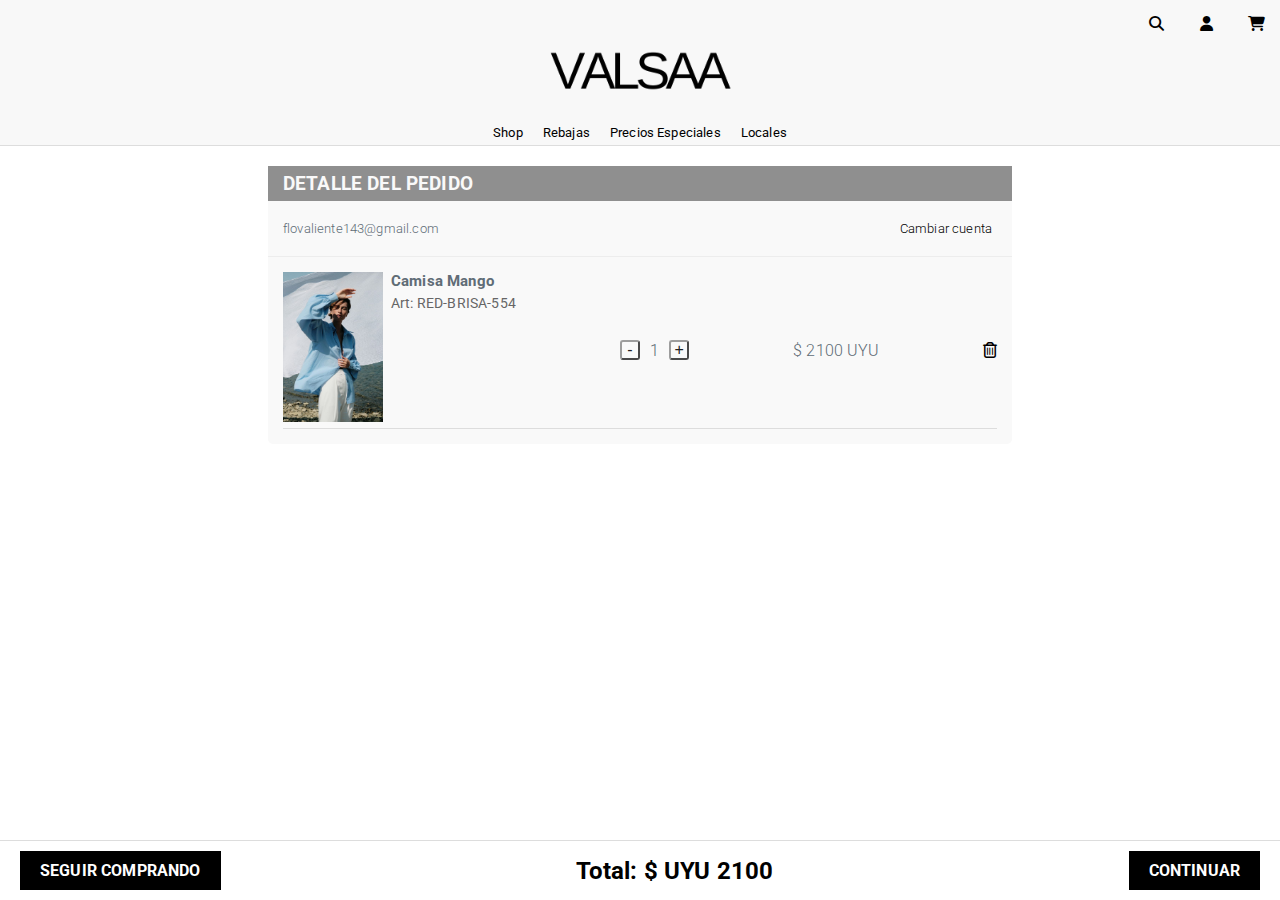
<file: sections/cart.html>
<html lang="en">
  <head>
    <meta charset="utf-8">
    <meta name="viewport" content="width=device-width, initial-scale=1">
    <link rel="stylesheet" href="https://fonts.googleapis.com/css?family=Roboto:300,300italic,700,700italic">
    <link rel="stylesheet" href="https://cdnjs.cloudflare.com/ajax/libs/font-awesome/6.6.0/css/all.min.css">
    <link rel="stylesheet" href="https://fontawesome.com/icons">
    <link rel="stylesheet" href="../public/css/index.css">
    <title>Shop | Valsaa</title>
  </head>
  <body>
    
    <nav id="nav-bar" class="nav-bar">
        <div class="nav-bar-icons">
            <a href="#" class="menu-toggle"><i class="fas fa-bars"></i></a>
            <a href="#" class="icon"><i class="fas fa-search"></i></a>
            <a href="#" class="icon"><i class="fas fa-user"></i></a>
            <a href="./cart.html" class="icon"><i class="fas fa-shopping-cart"></i></a>
        </div>
        <div class="nav-bar-brand">
          <a href="../index.html">
            <img src="../public/img/logo.png" alt="Valsaa Logo" class="brand-logo">
          </a>
        </div>
        <div class="nav-bar-bottom">
          <ul class="nav-bar-menu">
            <li><a href="./shop.html">Shop</a></li>
            <li><a href="#">Rebajas</a></li>
            <li><a href="#">Precios Especiales</a></li>
            <li><a href="./locales.html">Locales</a></li>
          </ul>
        </div>
    </nav>

    <div class="cart-container">
        <div class="cart-details">
            <h2>DETALLE DEL PEDIDO</h2>
            <div class="cart-account">
                <p>flovaliente143@gmail.com</p>
                <a href="#">Cambiar cuenta</a>
            </div>
            <ul class="cart-items">
                <li class="cart-item">
                    <div class="cart-item-info">
                        <img src="../public/img/prod1.jpg" alt="Camisa Mango" class="cart-item-img">
                        <div class="cart-item-description">
                            <h3>Camisa Mango</h3>
                            <p class="product-code">Art: RED-BRISA-554</p>
                        </div>
                    </div>
                    <div class="cart-item-quantity">
                        <button class="quantity-btn">-</button>
                        <span>1</span>
                        <button class="quantity-btn">+</button>
                    </div>

                    <p>$ 2100 UYU</p>
                    
                    <a id="cart-data"><i class="fa-regular fa-trash-can"></i></a>
                </li>
            </ul>
        </div>
    </div>
    
    <div class="cart-actions">
        <a href="./shop.html" class="back-btn">SEGUIR COMPRANDO</a>
        <p>Total: $ UYU 2100</p>
        <a href="/envio" class="continue-btn">CONTINUAR</a>
    </div>
    
  </body>
</html>
</file>
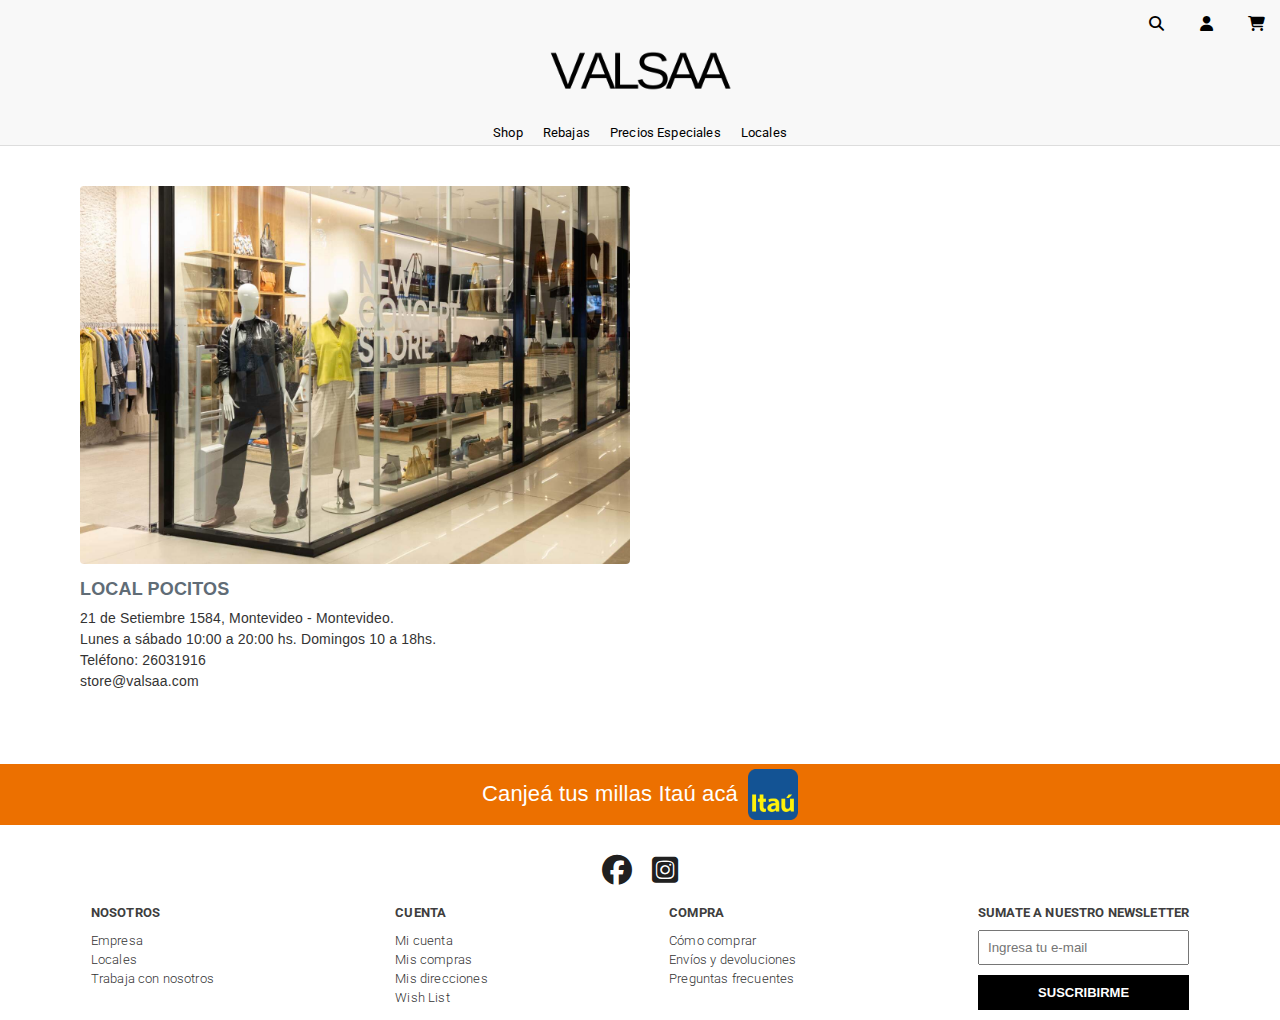
<file: sections/locales.html>
<html lang="en">
  <head>
    <meta charset="utf-8">
    <meta name="viewport" content="width=device-width, initial-scale=1">
    <link rel="stylesheet" href="https://fonts.googleapis.com/css?family=Roboto:300,300italic,700,700italic">
    <link rel="stylesheet" href="https://cdnjs.cloudflare.com/ajax/libs/font-awesome/6.6.0/css/all.min.css">
    <link rel="stylesheet" href="https://fontawesome.com/icons">
    <link rel="stylesheet" href="../public/css/index.css">
    <title>Shop | Valsaa</title>
  </head>
  <body>
    
    <nav id="nav-bar" class="nav-bar">
      <div class="nav-bar-icons">
        <a href="#" class="menu-toggle"><i class="fas fa-bars"></i></a>
        <a href="#" class="icon"><i class="fas fa-search"></i></a>
        <a href="#" class="icon"><i class="fas fa-user"></i></a>
        <a href="./cart.html" class="icon"><i class="fas fa-shopping-cart"></i></a>
      </div>
      <div class="nav-bar-brand">
        <a href="../index.html">
          <img src="../public/img/logo.png" alt="Valsaa Logo" class="brand-logo">
        </a>
      </div>
      <div class="nav-bar-bottom">
        <ul class="nav-bar-menu">
          <li><a href="./shop.html">Shop</a></li>
          <li><a href="#">Rebajas</a></li>
          <li><a href="#">Precios Especiales</a></li>
          <li><a href="./locales.html">Locales</a></li>
        </ul>
      </div>
    </nav>

    <div class="local-section">
      <div class="local-container">
          <div class="local-info">
              <img src="../public/img/local.jpg" alt="Local Pocitos" class="local-image">
              <div class="local-details">
                  <h3>LOCAL POCITOS</h3>
                  <p>21 de Setiembre 1584, Montevideo - Montevideo.</p>
                  <p>Lunes a sábado 10:00 a 20:00 hs. Domingos 10 a 18hs.</p>
                  <p>Teléfono: 26031916</p>
                  <p>store@valsaa.com</p>
              </div>
          </div>
          <div class="local-map">
            <iframe src="https://www.google.com/maps/embed?pb=!1m18!1m12!1m3!1d1156.6570387759032!2d-56.156271069010565!3d-34.91848987292875!2m3!1f0!2f0!3f0!3m2!1i1024!2i768!4f13.1!3m3!1m2!1s0x959f80ffc63bf7d3%3A0x6b321b2e355bec99!2sMontevideo%2C%20Departamento%20de%20Montevideo!5e0!3m2!1ses!2suy!4v1730164560907!5m2!1ses!2suy" width="400" height="300" style="border:0;" allowfullscreen="" loading="lazy" referrerpolicy="no-referrer-when-downgrade"></iframe>
          </div>
      </div>
    </div>


    <footer>
      <div class="top-bar">
        <span>Canjeá tus millas Itaú acá</span>
        <img src="../public/img/itau.png" alt="Itaú" class="itau-logo">
      </div>

      <div class="social-footer">
        <ul>
          <li><a href=""><i class="fa-brands fa-facebook"></i></a></li>
          <li><a href=""><i class="fa-brands fa-square-instagram"></i></a></li>
        </ul>
      </div>

      <div class="footer-content">
        <div class="column clm-nosotros">
          <div class="hdr">
            <div class="tit">NOSOTROS</div>
          </div>
          <ul>
              <li><a href="#">Empresa</a></li>
              <li><a href="#">Locales</a></li>
              <li><a href="#">Trabaja con nosotros</a></li>
          </ul>
        </div>
        <div class="column clm-cuenta">
          <div class="hdr">
            <div class="tit">CUENTA</div>
          </div>
          <ul>
              <li><a href="#">Mi cuenta</a></li>
              <li><a href="#">Mis compras</a></li>
              <li><a href="#">Mis direcciones</a></li>
              <li><a href="#">Wish List</a></li>
          </ul>
        </div>
        <div class="column clm-compra">
          <div class="hdr">
            <div class="tit">COMPRA</div>
          </div>
          <ul>
              <li><a href="#">Cómo comprar</a></li>
              <li><a href="#">Envíos y devoluciones</a></li>
              <li><a href="#">Preguntas frecuentes</a></li>
          </ul>
        </div>
        <div class="column clm-newsletter">
          <div class="hdr">
            <div class="tit">SUMATE A NUESTRO NEWSLETTER</div>
          </div>
          <form action="">
            <input type="email" placeholder="Ingresa tu e-mail" required>
            <button type="submit" class="btn-secondary" id="btn-submit">SUSCRIBIRME</button>
          </form>
        </div>
      </div>
    </footer>
    
  </body>
</html>
</file>
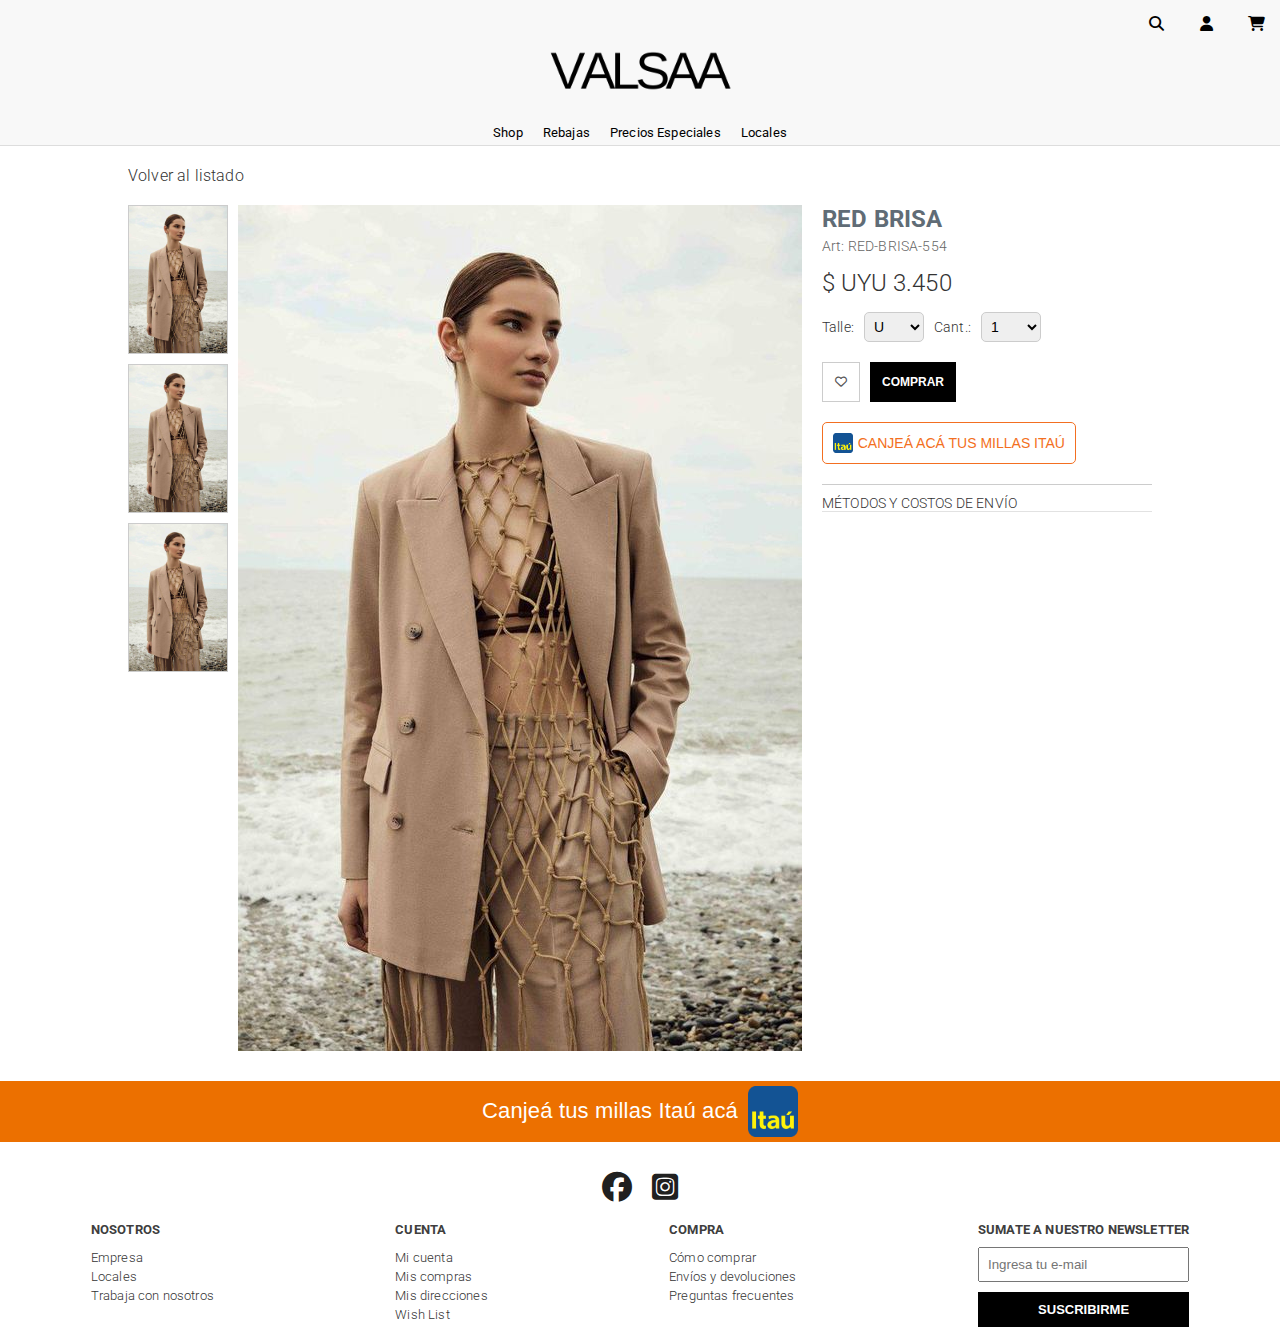
<file: sections/producto.html>
<html lang="en">
  <head>
    <meta charset="utf-8">
    <meta name="viewport" content="width=device-width, initial-scale=1">
    <link rel="stylesheet" href="https://fonts.googleapis.com/css?family=Roboto:300,300italic,700,700italic">
    <link rel="stylesheet" href="https://cdnjs.cloudflare.com/ajax/libs/font-awesome/6.6.0/css/all.min.css">
    <link rel="stylesheet" href="https://fontawesome.com/icons">
    <link rel="stylesheet" href="../public/css/index.css">
    <title>Shop | Valsaa</title>
  </head>
  <body>
    
    <nav id="nav-bar" class="nav-bar">
      <div class="nav-bar-icons">
        <a href="#" class="menu-toggle"><i class="fas fa-bars"></i></a>
        <a href="#" class="icon"><i class="fas fa-search"></i></a>
        <a href="#" class="icon"><i class="fas fa-user"></i></a>
        <a href="./cart.html" class="icon"><i class="fas fa-shopping-cart"></i></a>
      </div>
      <div class="nav-bar-brand">
        <a href="../index.html">
          <img src="../public/img/logo.png" alt="Valsaa Logo" class="brand-logo">
        </a>
      </div>
      <div class="nav-bar-bottom">
        <ul class="nav-bar-menu">
          <li><a href="./shop.html">Shop</a></li>
          <li><a href="#">Rebajas</a></li>
          <li><a href="#">Precios Especiales</a></li>
          <li><a href="./locales.html">Locales</a></li>
        </ul>
      </div>
    </nav>
    
    <div class="product-page">
        <a href="./shop.html" class="back-link">Volver al listado</a>

        <div class="product-content">
            <div class="product-images">
                <div class="thumbnails">
                    <img src="../public/img/prod6.jpg" alt="Thumbnail 1">
                    <img src="../public/img/prod6.jpg" alt="Thumbnail 2">
                    <img src="../public/img/prod6.jpg" alt="Thumbnail 3">
                </div>
                <div class="main-image">
                    <img src="../public/img/prod6.jpg" alt="Main Product Image">
                </div>
            </div>
    
            <div class="product-details">
                <h1>RED BRISA</h1>
                <p class="product-code">Art: RED-BRISA-554</p>
                <p class="price">$ UYU 3.450</p>
    
                <div class="product-options">
                    <label for="size">Talle:</label>
                    <select id="size">
                        <option>U</option>
                    </select>
                    <label for="quantity">Cant.:</label>
                    <select id="quantity">
                        <option>1</option>
                        <option>2</option>
                        <option>3</option>
                    </select>
                </div>
    
                <div class="product-actions">
                    <button class="wishlist-button"><i class="fa-regular fa-heart"></i></button>
                    <button class="btn btn-secondary">COMPRAR</button>
                </div>
    
                <div class="itau-button">
                    <button class="millas-button">
                        <img src="../public/img/itau.png" alt="Itau"> CANJEÁ ACÁ TUS MILLAS ITAÚ
                    </button>
                </div>
    
                <p class="shipping-info">MÉTODOS Y COSTOS DE ENVÍO</p>
                <hr>
            </div>
        </div>
    </div>

    <footer>
        <div class="top-bar">
          <span>Canjeá tus millas Itaú acá</span>
          <img src="../public/img/itau.png" alt="Itaú" class="itau-logo">
        </div>
  
        <div class="social-footer">
          <ul>
            <li><a href=""><i class="fa-brands fa-facebook"></i></a></li>
            <li><a href=""><i class="fa-brands fa-square-instagram"></i></a></li>
          </ul>
        </div>
  
        <div class="footer-content">
          <div class="column clm-nosotros">
            <div class="hdr">
              <div class="tit">NOSOTROS</div>
            </div>
            <ul>
                <li><a href="#">Empresa</a></li>
                <li><a href="#">Locales</a></li>
                <li><a href="#">Trabaja con nosotros</a></li>
            </ul>
          </div>
          <div class="column clm-cuenta">
            <div class="hdr">
              <div class="tit">CUENTA</div>
            </div>
            <ul>
                <li><a href="#">Mi cuenta</a></li>
                <li><a href="#">Mis compras</a></li>
                <li><a href="#">Mis direcciones</a></li>
                <li><a href="#">Wish List</a></li>
            </ul>
          </div>
          <div class="column clm-compra">
            <div class="hdr">
              <div class="tit">COMPRA</div>
            </div>
            <ul>
                <li><a href="#">Cómo comprar</a></li>
                <li><a href="#">Envíos y devoluciones</a></li>
                <li><a href="#">Preguntas frecuentes</a></li>
            </ul>
          </div>
          <div class="column clm-newsletter">
            <div class="hdr">
              <div class="tit">SUMATE A NUESTRO NEWSLETTER</div>
            </div>
            <form action="">
              <input type="email" placeholder="Ingresa tu e-mail" required>
              <button type="submit" class="btn-secondary" id="btn-submit">SUSCRIBIRME</button>
            </form>
          </div>
        </div>
      </footer>
    
  </body>
</html>
</file>
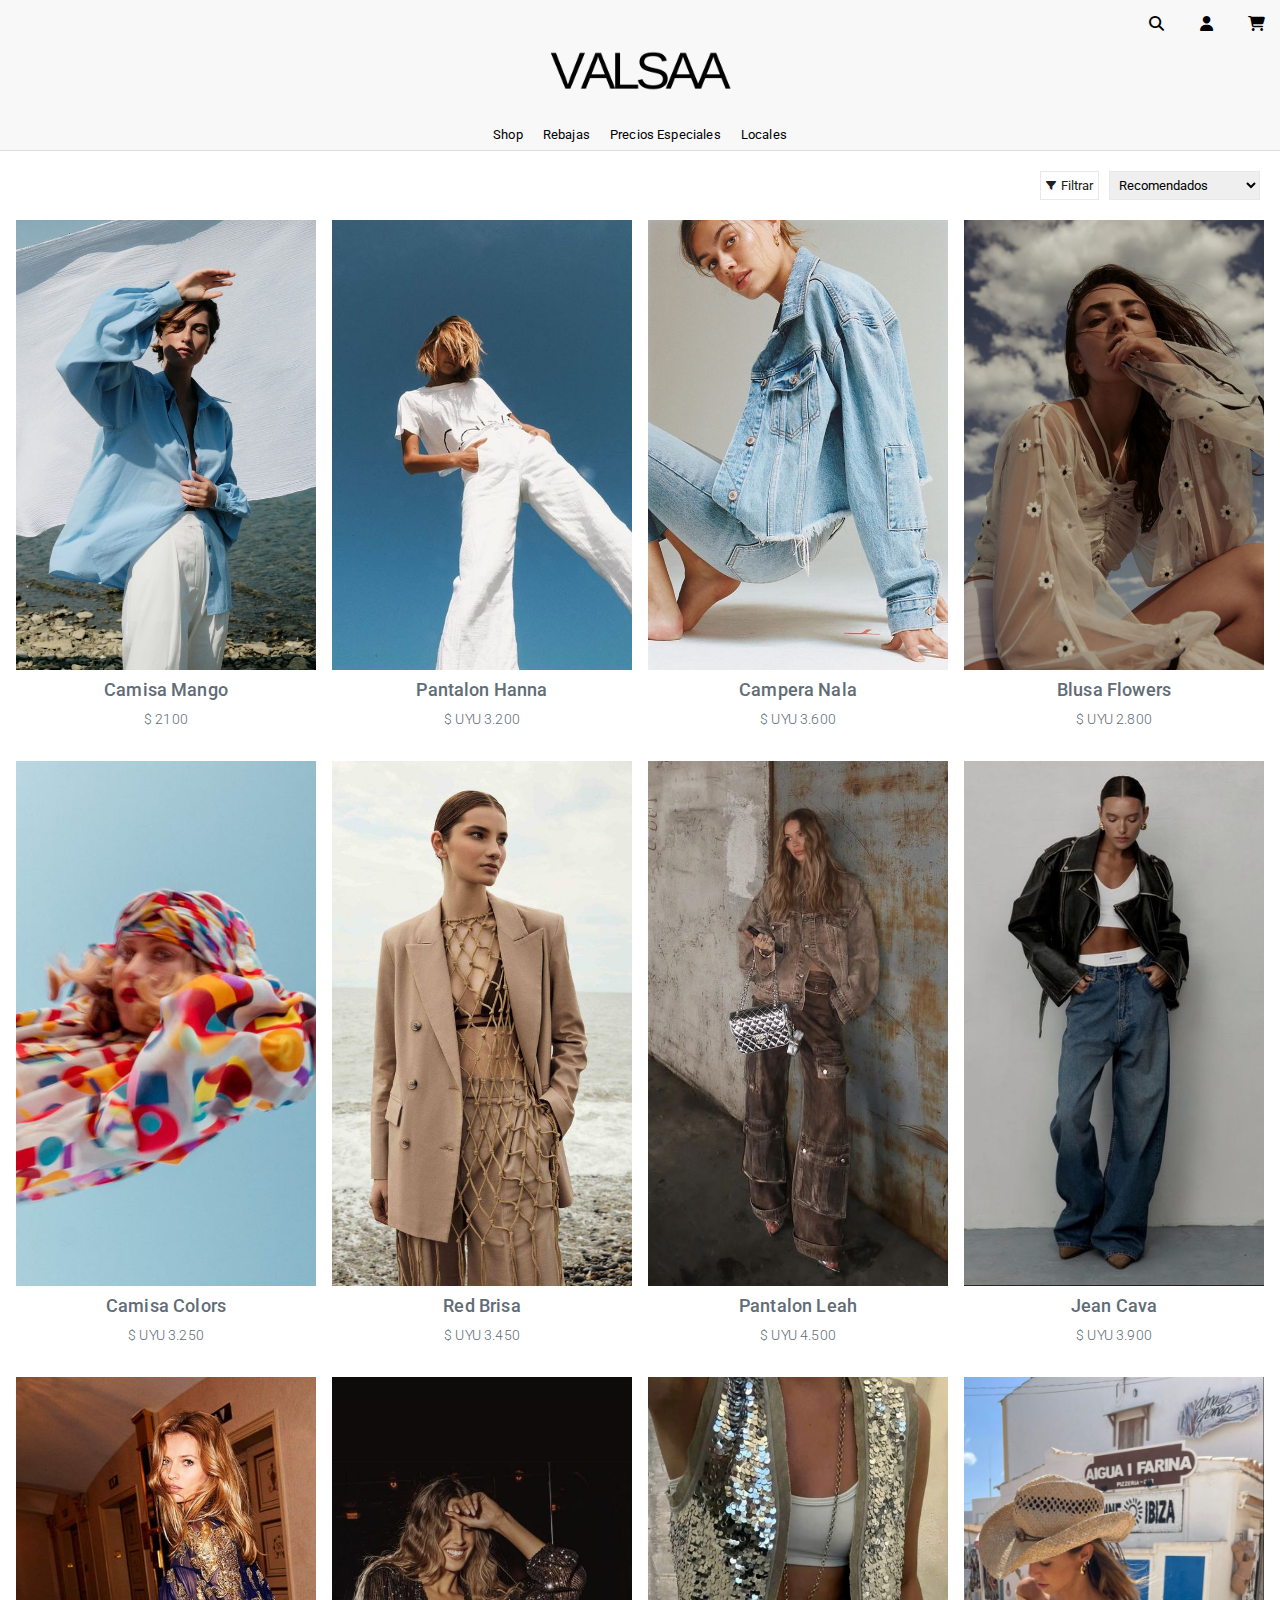
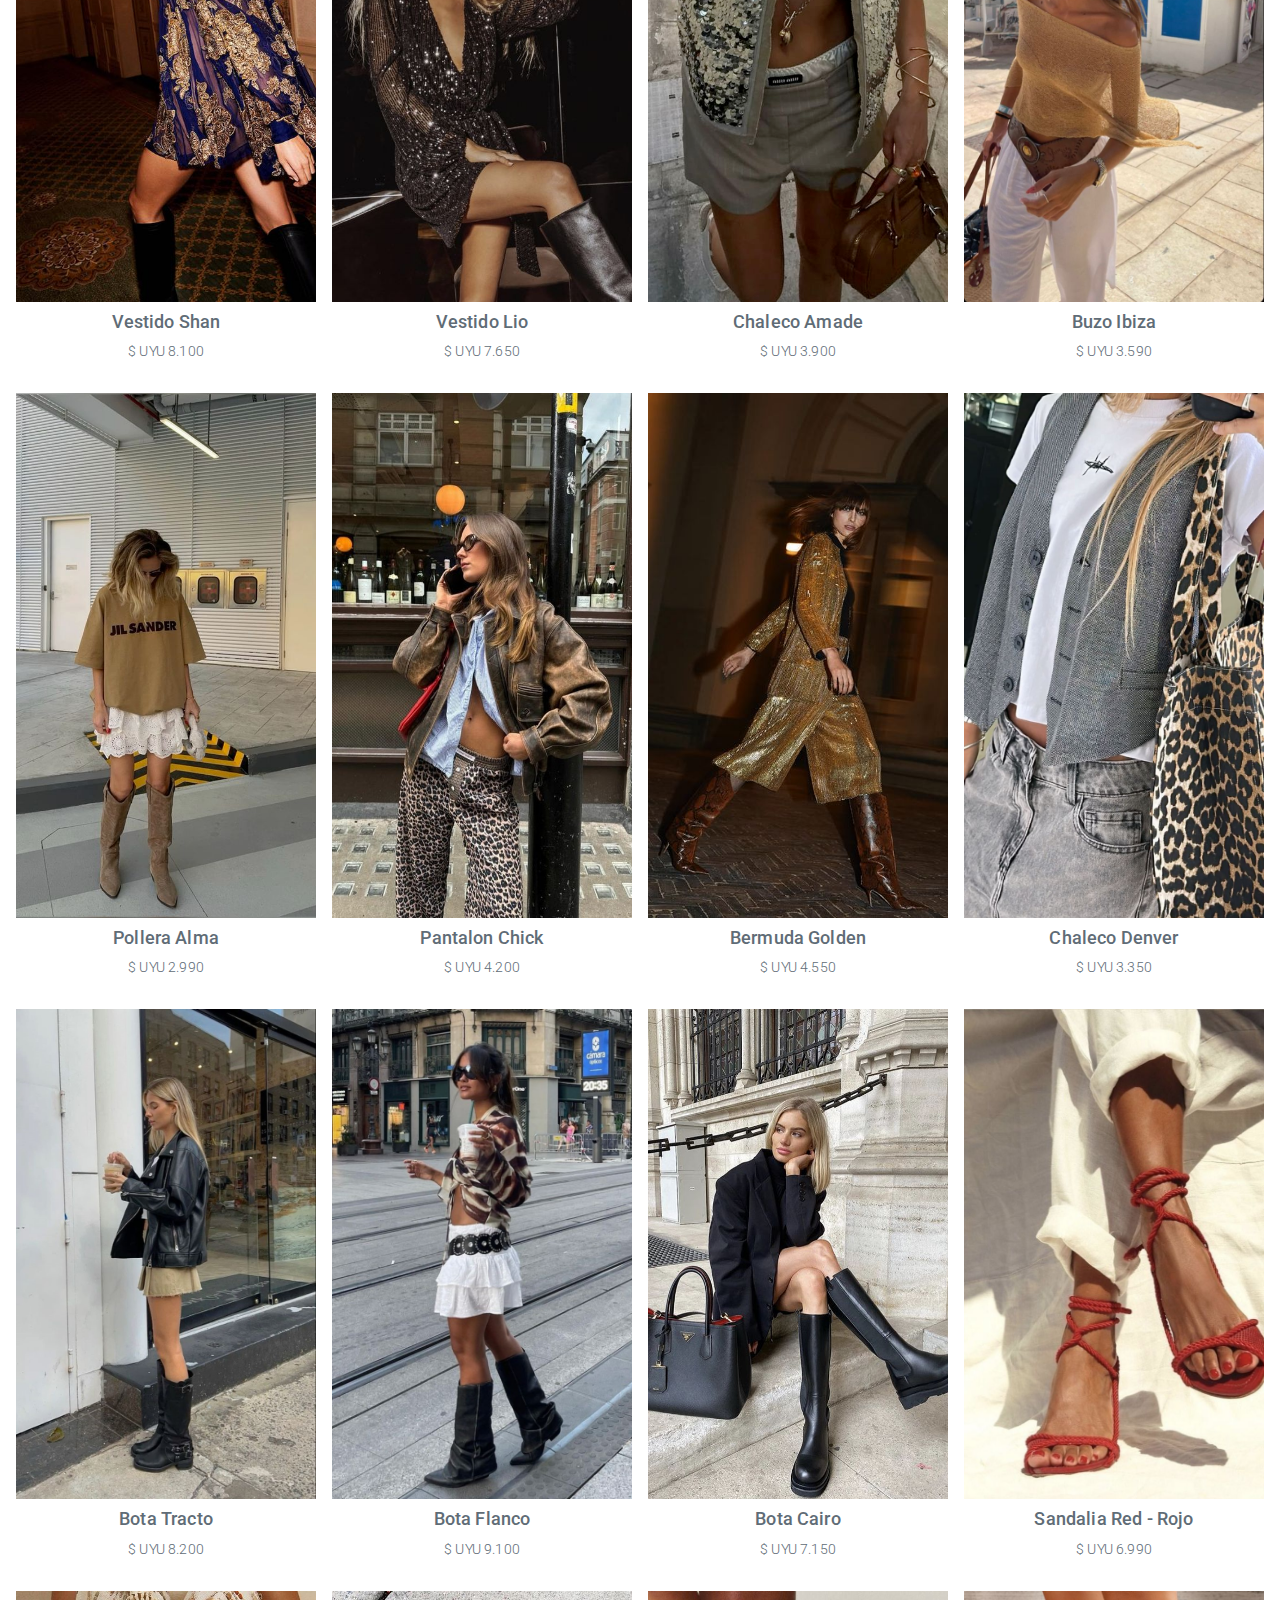
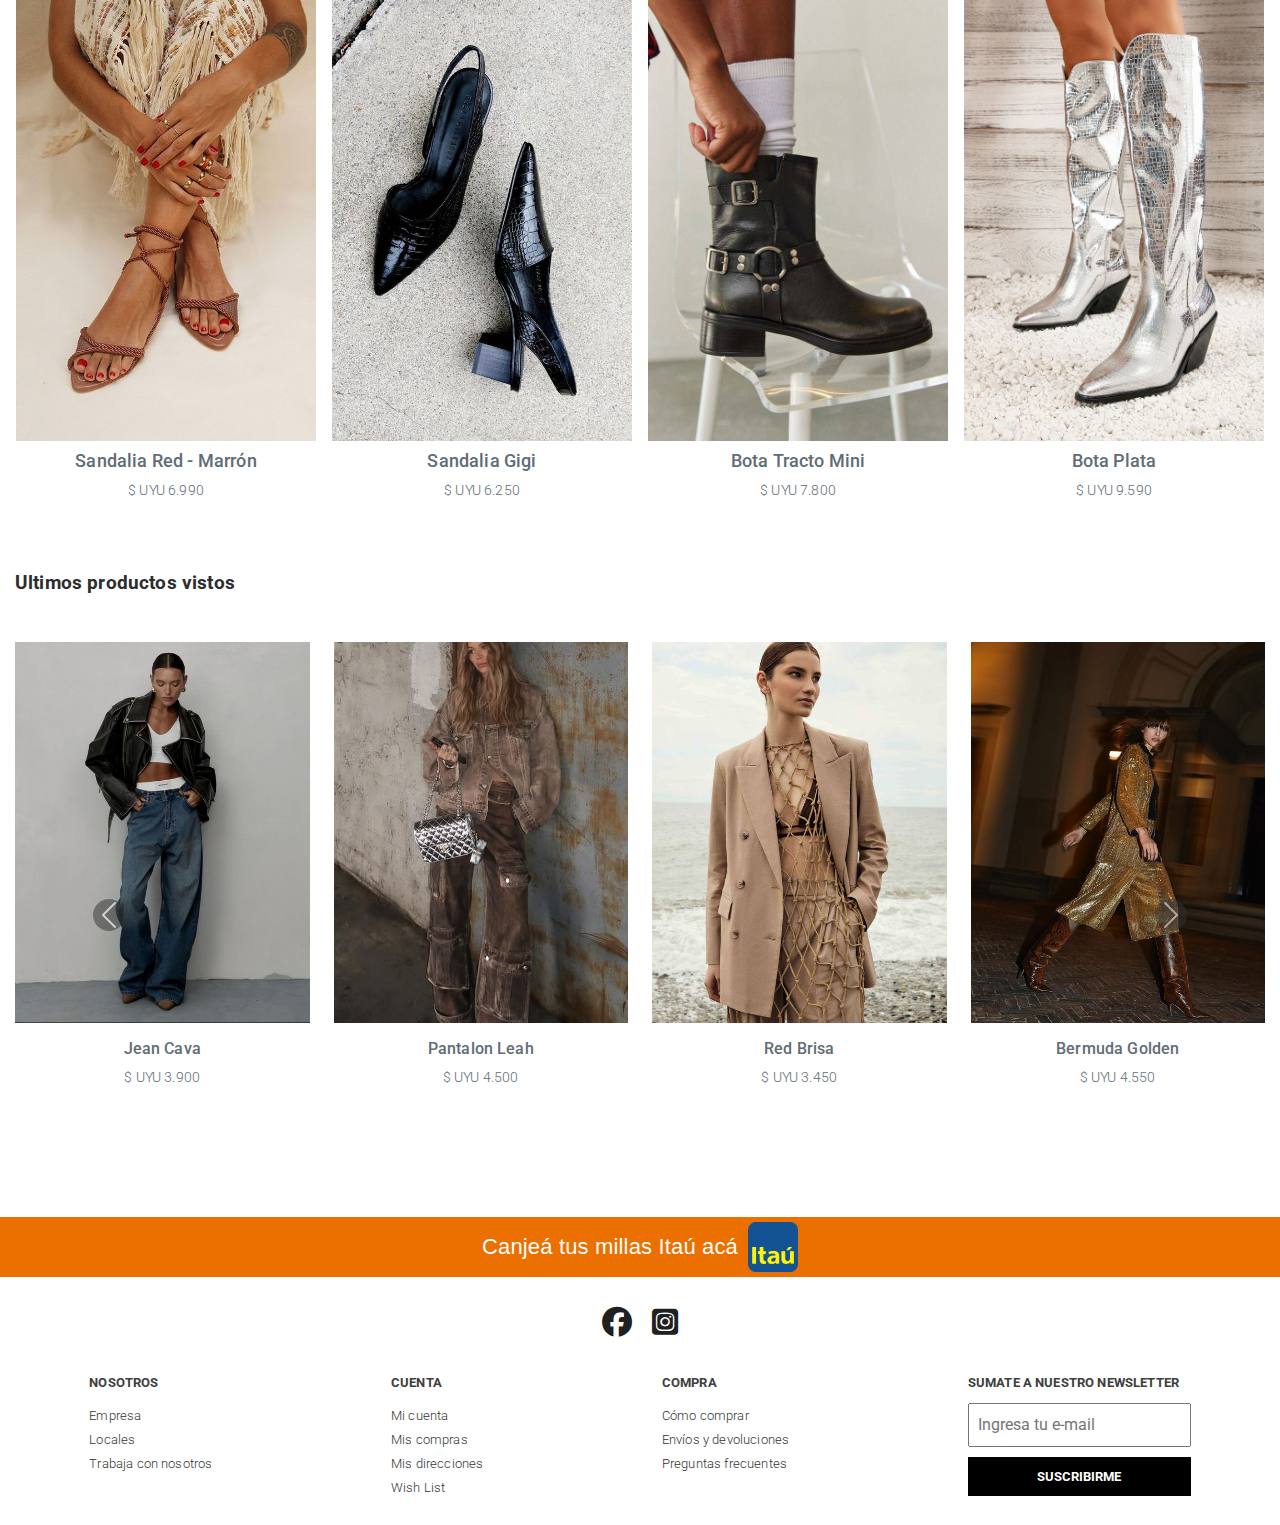
<file: sections/shop.html>
<html lang="en">
  <head>
    <meta charset="utf-8">
    <meta name="viewport" content="width=device-width, initial-scale=1">
    <link href="https://cdn.jsdelivr.net/npm/bootstrap@5.3.3/dist/css/bootstrap.min.css" rel="stylesheet" integrity="sha384-QWTKZyjpPEjISv5WaRU9OFeRpok6YctnYmDr5pNlyT2bRjXh0JMhjY6hW+ALEwIH" crossorigin="anonymous">
    <link rel="stylesheet" href="https://fonts.googleapis.com/css?family=Roboto:300,300italic,700,700italic">
    <link rel="stylesheet" href="https://cdnjs.cloudflare.com/ajax/libs/font-awesome/6.6.0/css/all.min.css">
    <link rel="stylesheet" href="https://fontawesome.com/icons">
    
    <link rel="stylesheet" href="../public/css/index.css">
    <title>Shop | Valsaa</title>
  </head>
  <body>
    
    <nav id="nav-bar" class="nav-bar">
      <div class="nav-bar-icons">
        <a href="#" class="menu-toggle"><i class="fas fa-bars"></i></a>
        <a href="#" class="icon"><i class="fas fa-search"></i></a>
        <a href="#" class="icon"><i class="fas fa-user"></i></a>
        <a href="./cart.html" class="icon"><i class="fas fa-shopping-cart"></i></a>
      </div>
      <div class="nav-bar-brand">
        <a href="../index.html">
          <img src="../public/img/logo.png" alt="Valsaa Logo" class="brand-logo">
        </a>
      </div>
      <div class="nav-bar-bottom">
        <ul class="nav-bar-menu">
          <li><a href="./shop.html">Shop</a></li>
          <li><a href="#">Rebajas</a></li>
          <li><a href="#">Precios Especiales</a></li>
          <li><a href="./locales.html">Locales</a></li>
        </ul>
      </div>
    </nav>
    <div class="filter-container">
      <button class="filter-button"><i class="fas fa-filter"></i>Filtrar</button>

      <div class="dropdown">
        <select id="filter-options">
            <option value="recommended">Recomendados</option>
            <option value="price-asc">Menor precio</option>
            <option value="price-desc">Mayor precio</option>
            <option value="latest">Más Recientes</option>
        </select>
      </div>
    </div>

    <div class="table-responsive">
        <div class="container-products">
          <div class="products">
            <a href="./producto.html"><img src="../public/img/prod1.jpg" alt="Camisa Mango"></a>
            <div class="product-description">
              <h3 >Camisa Mango</h3>
              <span >$ 2100</span>
            </div>
          </div>
        </div>

        <div class="container-products">
          <div class="products">
            <a href="./producto.html"><img src="../public/img/prod2.jpg" alt="Pantalon Hanna"></a>
            <div class="product-description">
              <h3 >Pantalon Hanna</h3>
              <span >$ UYU 3.200</span>
            </div>
          </div>
        </div>

        <div class="container-products">
          <div class="products">
            <a href="./producto.html"><img src="../public/img/prod3.jpg" alt="Campera Nala"></a>
            <div class="product-description">
              <h3>Campera Nala</h3>
              <span>$ UYU 3.600</span>
            </div>
          </div>
        </div>

        <div class="container-products">
          <div class="products">
            <a href="./producto.html"><img src="../public/img/prod4.jpg" alt="Blusa Flowers"></a>
            <div class="product-description">
              <h3>Blusa Flowers</h3>
              <span>$ UYU 2.800</span>
            </div>
          </div>
        </div>

        <div class="container-products">
          <div class="products">
            <a href="./producto.html"><img src="../public/img/prod5.jpg" alt="Camisa Colors"></a>
            <div class="product-description">
              <h3>Camisa Colors</h3>
              <span>$ UYU 3.250</span>
            </div>
          </div>
        </div>

        <div class="container-products">
          <div class="products">
            <a href="./producto.html"><img src="../public/img/prod6.jpg" alt="Red Brisa"></a>
            <div class="product-description">
              <h3>Red Brisa</h3>
              <span>$ UYU 3.450</span>
            </div>
          </div>
        </div>
        <div class="container-products">
          <div class="products">
            <a href="./producto.html"><img src="../public/img/prod7.jpg" alt="Pantalon Leah"></a>
            <div class="product-description">
              <h3>Pantalon Leah</h3>
              <span>$ UYU 4.500</span>
            </div>
          </div>
        </div>
        <div class="container-products">
          <div class="products">
            <a href="./producto.html"><img src="../public/img/prod8.jpg" alt="Jean Cava"></a>
            <div class="product-description">
              <h3>Jean Cava</h3>
              <span>$ UYU 3.900</span>
            </div>
          </div>
        </div>
        <div class="container-products">
          <div class="products">
            <a href="./producto.html"><img src="../public/img/prod9.jpg" alt="Vestido Shan"></a>
            <div class="product-description">
              <h3>Vestido Shan</h3>
              <span>$ UYU 8.100</span>
            </div>
          </div>
        </div>
        <div class="container-products">
          <div class="products">
            <a href="./producto.html"><img src="../public/img/prod10.jpg" alt="Vestido Lio"></a>
            <div class="product-description">
              <h3>Vestido Lio</h3>
              <span>$ UYU 7.650</span>
            </div>
          </div>
        </div>
        <div class="container-products">
          <div class="products">
            <a href="./producto.html"><img src="../public/img/prod21.jpg" alt="Chaleco Amade"></a>
            <div class="product-description">
              <h3>Chaleco Amade</h3>
              <span>$ UYU 3.900</span>
            </div>
          </div>
        </div>
        <div class="container-products">
          <div class="products">
            <a href="./producto.html"><img src="../public/img/prod22.jpg" alt="Buzo Ibiza"></a>
            <div class="product-description">
              <h3>Buzo Ibiza</h3>
              <span>$ UYU 3.590</span>
            </div>
          </div>
        </div>
        <div class="container-products">
          <div class="products">
            <a href="./producto.html"><img src="../public/img/prod23.jpg" alt="Pollera Alma"></a>
            <div class="product-description">
              <h3>Pollera Alma</h3>
              <span>$ UYU 2.990</span>
            </div>
          </div>
        </div>
        <div class="container-products">
          <div class="products">
            <a href="./producto.html"><img src="../public/img/prod25.jpg" alt="Pantalon Chick"></a>
            <div class="product-description">
              <h3>Pantalon Chick</h3>
              <span>$ UYU 4.200</span>
            </div>
          </div>
        </div>
        <div class="container-products">
          <div class="products">
            <a href="./producto.html"><img src="../public/img/prod11.jpg" alt="Bermuda Golden"></a>
            <div class="product-description">
              <h3>Bermuda Golden</h3>
              <span>$ UYU 4.550</span>
            </div>
          </div>
        </div>
        <div class="container-products">
          <div class="products">
            <a href="./producto.html"><img src="../public/img/prod26.jpg" alt="Chaleco Denver"></a>
            <div class="product-description">
              <h3>Chaleco Denver</h3>
              <span>$ UYU 3.350</span>
            </div>
          </div>
        </div>
        <div class="container-products">
          <div class="products">
            <a href="./producto.html"><img src="../public/img/prod13.jpg" alt="Bota Tracto"></a>
            <div class="product-description">
              <h3>Bota Tracto</h3>
              <span>$ UYU 8.200</span>
            </div>
          </div>
        </div>
        <div class="container-products">
          <div class="products">
            <a href="./producto.html"><img src="../public/img/prod24.jpg" alt="Bota Flanco"></a>
            <div class="product-description">
              <h3>Bota Flanco</h3>
              <span>$ UYU 9.100</span>
            </div>
          </div>
        </div>
        <div class="container-products">
          <div class="products">
            <a href="./producto.html"><img src="../public/img/prod14.jpg" alt="Bota Cairo"></a>
            <div class="product-description">
              <h3>Bota Cairo</h3>
              <span>$ UYU 7.150</span>
            </div>
          </div>
        </div>
        <div class="container-products">
          <div class="products">
            <a href="./producto.html"><img src="../public/img/prod16.jpg" alt="Sandalia Red - Rojo"></a>
            <div class="product-description">
              <h3>Sandalia Red - Rojo</h3>
              <span>$ UYU 6.990</span>
            </div>
          </div>
        </div>
        <div class="container-products">
          <div class="products">
            <a href="./producto.html"><img src="../public/img/prod17.jpg" alt="Sandalia Red - Marrón"></a>
            <div class="product-description">
              <h3>Sandalia Red - Marrón</h3>
              <span>$ UYU 6.990</span>
            </div>
          </div>
        </div>
        <div class="container-products">
          <div class="products">
            <a href="./producto.html"><img src="../public/img/prod18.jpg" alt="Sandalia Gigi"></a>
            <div class="product-description">
              <h3>Sandalia Gigi</h3>
              <span>$ UYU 6.250</span>
            </div>
          </div>
        </div>
        <div class="container-products">
          <div class="products">
            <a href="./producto.html"><img src="../public/img/prod19.jpg" alt="Bota Tracto Mini"></a>
            <div class="product-description">
              <h3>Bota Tracto Mini</h3>
              <span>$ UYU 7.800</span>
            </div>
          </div>
        </div>
        <div class="container-products">
          <div class="products">
            <a href="./producto.html"><img src="../public/img/prod20.jpg" alt="Bota Plata"></a>
            <div class="product-description">
              <h3>Bota Plata</h3>
              <span>$ UYU 9.590</span>
            </div>
          </div>
        </div>
    </div>

    <div class="carousel-title">
      <h2>Ultimos productos vistos</h2>
    </div>
    <div id="carouselExampleFade" class="carousel slide">
      <div class="carousel-inner">
        <!-- Primera diapositiva con 4 productos -->
        <div class="carousel-item active">
          <div class="row">
            <div class="col-md-3">
              <div class="card">
                <img src="../public/img/prod8.jpg" class="card-img-top" alt="Jean Cava">
                <div class="card-body">
                  <h3>Jean Cava</h3>
                  <p>$ UYU 3.900</p>
                </div>
              </div>
            </div>
            <div class="col-md-3">
              <div class="card">
                <img src="../public/img/prod7.jpg" class="card-img-top" alt="Pantalon Leah">
                <div class="card-body">
                  <h3>Pantalon Leah</h3>
                  <p>$ UYU 4.500</p>
                </div>
              </div>
            </div>
            <div class="col-md-3">
              <div class="card">
                <img src="../public/img/prod6.jpg" class="card-img-top" alt="Red Brisa">
                <div class="card-body">
                  <h3>Red Brisa</h3>
                  <p>$ UYU 3.450</p>
                </div>
              </div>
            </div>
            <div class="col-md-3">
              <div class="card">
                <img src="../public/img/prod11.jpg" class="card-img-top" alt="Bermuda Golden">
                <div class="card-body">
                  <h3>Bermuda Golden</h3>
                  <p>$ UYU 4.550</p>
                </div>
              </div>
            </div>
          </div>
        </div>
    
        <!-- Segunda diapositiva con otros 4 productos -->
        <div class="carousel-item">
          <div class="row">
            <div class="col-md-3">
              <div class="card">
                <img src="../public/img/prod22.jpg" class="card-img-top" alt="Buzo Ibiza">
                <div class="card-body">
                  <h3>Buzo Ibiza</h3>
                  <p>$ UYU 3.590</p>
                </div>
              </div>
            </div>
            <div class="col-md-3">
              <div class="card">
                <img src="../public/img/prod15_3.jpg" class="card-img-top" alt="Bota Tracto">
                <div class="card-body">
                  <h3>Bota Tracto</h3>
                  <p>$ UYU 8.200</p>
                </div>
              </div>
            </div>
            <div class="col-md-3">
              <div class="card">
                <img src="../public/img/prod16.jpg" class="card-img-top" alt="Sandalia Red - Rojo">
                <div class="card-body">
                  <h3>Sandalia Red - Rojo</h3>
                  <p>$ UYU 6.990</p>
                </div>
              </div>
            </div>
            <div class="col-md-3">
              <div class="card">
                <img src="../public/img/prod21.jpg" class="card-img-top" alt="Chaleco Amade">
                <div class="card-body">
                  <h3>Chaleco Amade</h3>
                  <p>$ UYU 3.900</p>
                </div>
              </div>
            </div>
          </div>
        </div>
    
      </div>
    
      <!-- Controles de navegación del carrusel -->
      <button class="carousel-control-prev" type="button" data-bs-target="#carouselExampleFade" data-bs-slide="prev">
        <span class="carousel-control-prev-icon" aria-hidden="true"></span>
        <span class="visually-hidden">Previous</span>
      </button>
      <button class="carousel-control-next" type="button" data-bs-target="#carouselExampleFade" data-bs-slide="next">
        <span class="carousel-control-next-icon" aria-hidden="true"></span>
        <span class="visually-hidden">Next</span>
      </button>
    </div>

    <footer>
      <div class="top-bar">
        <span>Canjeá tus millas Itaú acá</span>
        <img src="../public/img/itau.png" alt="Itaú" class="itau-logo">
      </div>

      <div class="social-footer">
        <ul>
          <li><a href=""><i class="fa-brands fa-facebook"></i></a></li>
          <li><a href=""><i class="fa-brands fa-square-instagram"></i></a></li>
        </ul>
      </div>

      <div class="footer-content">
        <div class="column clm-nosotros">
          <div class="hdr">
            <div class="tit">NOSOTROS</div>
          </div>
          <ul>
              <li><a href="#">Empresa</a></li>
              <li><a href="#">Locales</a></li>
              <li><a href="#">Trabaja con nosotros</a></li>
          </ul>
        </div>
        <div class="column clm-cuenta">
          <div class="hdr">
            <div class="tit">CUENTA</div>
          </div>
          <ul>
              <li><a href="#">Mi cuenta</a></li>
              <li><a href="#">Mis compras</a></li>
              <li><a href="#">Mis direcciones</a></li>
              <li><a href="#">Wish List</a></li>
          </ul>
        </div>
        <div class="column clm-compra">
          <div class="hdr">
            <div class="tit">COMPRA</div>
          </div>
          <ul>
              <li><a href="#">Cómo comprar</a></li>
              <li><a href="#">Envíos y devoluciones</a></li>
              <li><a href="#">Preguntas frecuentes</a></li>
          </ul>
        </div>
        <div class="column clm-newsletter">
          <div class="hdr">
            <div class="tit">SUMATE A NUESTRO NEWSLETTER</div>
          </div>
          <form action="">
            <input type="email" placeholder="Ingresa tu e-mail" required>
            <button type="submit" id="btn-submit">SUSCRIBIRME</button>
          </form>
        </div>
      </div>
    </footer>
    
    <script src="https://cdn.jsdelivr.net/npm/bootstrap@5.3.3/dist/js/bootstrap.bundle.min.js" integrity="sha384-YvpcrYf0tY3lHB60NNkmXc5s9fDVZLESaAA55NDzOxhy9GkcIdslK1eN7N6jIeHz" crossorigin="anonymous"></script>
  </body>
</html>
</file>
<file: public/css/index.css>
* {
    margin: 0;
    padding: 0;
    box-sizing: border-box; /* Para que el padding y el borde están incluidos en el ancho y el alto especificados*/
}

body {
    color: #606c76;
    font-family: 'Roboto', 'Helvetica Neue', 'Helvetica', 'Arial', sans-serif;
    font-weight: 300;
    letter-spacing: .01em;
    -webkit-text-size-adjust: 100%;
}

hr{
    background-color: #aeaeae5a;
    border: none; /* Elimina el borde predeterminado */
    height: 0.5px; /* Ajusta el grosor */
}

a {
    text-decoration: none;
    color: #000000;
}

a:focus, a:hover {
    color: #7a7a7a;
    transition: 0.5s;
}
  
dl, ol, ul {
    list-style: none;
    margin-top: 0;
    padding-left: 0;
}
  
dl ul, ol ul, ul dl, ul ol, ul ul {
    font-size: 90%;
    margin: 1.5rem 0 1.5rem 3.0rem;
}
  
ul {
    list-style: circle inside;
    list-style: none;
}

li{
    line-height: inherit;
    margin: 0;
}

h3{
    text-decoration: none;
}

input{
    padding: 3px;
}

/* -----Estilos del navbar----- */

.menu-toggle{
    display: none; /* Oculto menu hamburguesa al principio*/
}

.nav-bar {
    position: relative;
    background-color: #F8F8F8;
    border-bottom: 1px solid #ddd;
}


.nav-bar-brand {
    position: absolute;
    left: 50%;
    transform: translate(-50%, 50%);
}

.nav-bar-brand .brand-logo {
    width: 240px;
}

.nav-bar-icons {
    display: flex;
    gap: 20px;
    justify-content: right;
    position: relative;
}

.nav-bar-icons .icon {
    text-decoration: none;
    color: #000;
    margin-top: 16px;
    margin-right: 15px;
}

.nav-bar-icons .icon i{
    font-size: 15px;
}

.nav-bar-icons .icon:hover {
    color: #595959;
}

.nav-bar-bottom {
    text-align: center;
    margin-top: 70px;
}

.nav-bar-menu {
    list-style: none;
    display: inline-flex;
    gap: 20px;
    padding: 0;
    margin: 5px;
    margin-top: 1.5rem;
}

.nav-bar-menu li {
    display: inline;
}

.nav-bar-menu a {
    text-decoration: none;
    color: #000;
    font-size: 13px;
    font-weight: normal;
    transition: color 0.3s;
}

.nav-bar-menu a:hover {
    color: #595959;
}

/*----- media query nav -----*/
@media (max-width: 1020px) {
    .menu-toggle{
        text-decoration: none;
        color: #000;
        display: block; 
        position: absolute;
        left: 15px;
        top: 16px; 
    }

    .menu-toggle i{
        font-size: 15px;
    }

    .nav-bar-bottom{
        display: none;
    }

    .nav-bar{
        height: 52px;
    }

    .nav-bar-brand{
        position: absolute; /* Coloca el logo en el centro */
        top: 15px;
        transform: translateX(-50%);
    }

    .nav-bar-brand .brand-logo {
        width: 150px;
    }
    
    .nav-bar-icons .icon .fa-user{
        display: none;
    }

    .nav-bar-icons {
        display: flex;
        gap: 0px;
        justify-content: right;
        position: relative;
    }
}

@media (max-width: 550px) {
    
}
/* -----------------FIN NAV---------------- */

/* ---------------INDEX--------------- */
.main-header {
    height: 100vh; /* Ocupa toda la pantalla */
    background-image: url('../img/banneri.png'); 
    background-size: cover;
    background-position: center;
    display: flex;
    align-items: center;
    justify-content: center;
    color: white;
    text-align: center;
    position: relative;
}

.main-text h1 {
    font-size: 58px;
    font-weight: bold;
}
  
.main-text p {
    font-size: 19px;
}

.container-img{
    position: relative;
    background-color: #000;
    width: 100%;
    height: 1500px;
    overflow: hidden;
    display: flex;
    flex-direction: column;
    padding: 3rem;
}

.container-img section img{
    display: block;
    max-width: 80%;
    height: auto;
}
.container-img section {
    position: absolute; /* Permite posicionar las imágenes donde quieras dentro del contenedor */
}
.container-img section:nth-child(1) {
    top: 3%;
    left: 20%;
}

.container-img section:nth-child(2) {
    top: 72%; 
    left: 50%;
    transform: translate(-50%, -50%) ; /* Centra la imagen */
}

.container-img section:nth-child(1) .text-image {
    position: absolute;
    top: 50%;
    left: 60%;
    transform: translate(10%, -90%);
    text-align: center;
    color: white;
    text-shadow: 2px 2px 10px rgba(0, 0, 0, 0.7); /* Opcional: para mejor legibilidad */
}
.container-img section:nth-child(2) .text-image {
    position: absolute;
    top: 20%;
    left: 50%;
    transform: translate(31%, -20%) rotate(90deg);
    text-align: center;
    color: white;
    text-shadow: 2px 2px 10px rgba(0, 0, 0, 0.7); /* Opcional: para mejor legibilidad */
}

.container-img section:nth-child(1) .text-image h1 {
    font-family: "Montserrat", sans-serif;
    font-size: 3rem;
    font-weight: lighter;
    margin: 0;
    white-space: nowrap;
    letter-spacing: 0.5rem;
}

.container-img section:nth-child(2) .text-image h1 {
    font-family: "Montserrat", sans-serif;
    font-size: 0.9rem;
    font-weight: lighter;
    margin: 0;
    white-space: nowrap;
    letter-spacing: 0.5rem;
}

.text-image p {
    font-family: "Love", sans-serif;
    font-size: 0.8rem;
    margin-top: 5px;
}

/*----- index responsive -----*/
@media (max-width: 768px) {
    .main-text h1 {
      font-size: 48px;
    }
  
    .main-text p {
      font-size: 18px;
    }
}

@media (max-width: 1226px){
    .main-header {
        height: 80vh; /* Ocupa toda la pantalla */
    }
}

@media (max-width: 958px){
    .main-header {
        height: 100vh; /* Ocupa toda la pantalla */
        background-image: url('../img/back1.jpg');
    }
}
/*---------------- SHOP ----------------*/
.table-responsive {
    display: grid;
    flex-wrap: wrap;
    grid-template-columns: repeat(4, 1fr);
    max-width: 100%; /* Limita el ancho máximo del grid */
    gap: 1rem;
    margin: 1rem;
}

.container-products {
    display: flex;
    justify-content: center;
    align-items: center;
}

.products {
    width: 100%;
    height: 100%;
    max-height: 600px;
    min-height: 450px;
    display: flex;
    flex-direction: column;
    align-items: center;
}

.product-description {
    text-align: center; /* Asegura que todo el contenido dentro de .product-description esté centrado */
    display: flex;
    flex-direction: column;
    align-items: center;
}

.product-description h3{
    font-size:1.1rem;
    margin-top: 10px;
    margin-bottom: 8px;
}

.product-description span{
    font-size: 0.9rem;
    margin-top: 0;
    margin-bottom: 0.9rem;
}

.products a{
    width: 100%;
    height: 100%; /* Ajusta la altura para que las imágenes del mismo tamaño */
    overflow: hidden;
}
.container-products div a img{
    width: 100%;
    height: 100%;
    object-fit: cover;
    cursor: pointer;
}

.btn-secondary{
    padding: 8px;
    background-color: black;
    color: rgb(255, 255, 255);
    border: none;
    border-radius: 0;
    font-weight: bold;
    text-align: center;
    cursor: pointer;
    font-size: small;
    align-items: center;
    transition: all 0,3s;
}

.btn-secondary:hover{
    background-color:rgb(57, 57, 57);
    color: rgb(255, 255, 255);
}

.filter-container {
    display: flex;
    justify-content: flex-end;
    gap: 10px;
    margin: 20px;
    align-items: center;
}

.filter-button {
    font-size: 13px;
    display: flex;
    align-items: center;
    padding: 4px 5px;
    border: 1px solid #e8e8e8;
    color: #202020;
    background-color: white;
    border-radius: 0;
    cursor: pointer;
}

.filter-button i {
    font-size: 10px;
    margin-right: 5px;
}

.filter-button:hover {
    background-color: #f1f1f1;
    color: #000;
    border-color: #e8e8e8;
}

.dropdown {
    display: flex;
    align-items: center;
}

.dropdown label {
    margin-right: 6px;
    color: #000;
}

#filter-options {
    font-size: 13px;
    padding: 5px;
    padding-right: 35px;
    border: 1px solid #e8e8e8;
    border-radius: 0;
    cursor: pointer;
}

/* --media query shop-- */
@media (max-width: 1100px) {
    .table-responsive {
        grid-template-columns: repeat(3, 1fr); /* Mantén las 4 columnas */
    }
}
@media (max-width: 800px) {
    .table-responsive {
        grid-template-columns: repeat(2, 1fr); /* Mantén las 4 columnas */
    }
}
/* ---------------CARRUSEL BOOTSTRAP--------------- */

.carousel-title h2{
    font-size: 19px;
    color: #2d2d2d;
    font-weight: bold;
    justify-content: left;
    margin: 15px;
    margin-top: 3.5rem;
    margin-bottom: 3rem;

}

.carousel{
    margin: 15px;
}

/* Centrar el contenido de cada item */
.carousel-item {
    text-align: center;
}
/* Personaliza los controles de flecha */
.carousel-control-prev-icon, .carousel-control-next-icon {
    background-color: #333;
    border-radius: 50%;
    padding: 10px;
}

.card {
    height: 100%; /* todas las tarjetas tengan la misma altura */
    border: none;
    box-shadow: none;
    margin-bottom: 0; /* Elimina márgenes de las tarjetas */
}

.card-img-top {
    width: 100%; /* Que ocupen todo el ancho de la tarjeta */
    height: 70%; /* Ajusta altura */
    object-fit: cover; /* Ajusta las imágenes para que no se deformen */
    object-position: center; /* Centra las imágenes */
    border-radius: 0; /* Elimina bordes redondos */
}

.carousel-inner {
    margin-bottom: 0; /* Elimina márgenes en el carrusel */
    padding-bottom: 0; /* Elimina relleno en el contenedor */
}


.card-body {
    padding-bottom: 5px; /* Reduce el relleno inferior de la tarjeta */
}

.row {
    margin-bottom: 0; /* Evita márgenes adicionales entre filas */
}

.col-md-3 {
    padding-bottom: 0; /* Reduce el espacio inferior entre columnas */
}

.card-body{
    height: 5px ;
}
.card-body{
    color: #606c76;
}
.card-body h3{
    font-size: 1rem;
}

.card-body p{
    font-size: 0.9rem;
}


/* ---------------LOCALES--------------- */
.local-section {
    max-width: 1200px;
    margin: 0 auto;
    padding: 20px;
    font-family: Arial, sans-serif;
}

.local-section h2 {
    text-align: left;
    font-size: 22px;
    margin-bottom: 10px;
    margin-top: 30px;
}

.local-container {
    display: grid;
    grid-template-columns: 1fr 1fr;
    gap: 20px;
    border: none;
    padding: 20px;
}

.local-info {
    display: flex;
    flex-direction: column;
    align-items: flex-start;
}

.local-image {
    width: 100%;
    height: auto;
    margin-bottom: 15px;
    border-radius: 4px;
}

.local-details h3 {
    font-size: 18px;
    font-weight: bold;
    margin: 0 0 10px;
}

.local-details p {
    font-size: 14px;
    color: #333;
    margin: 5px 0;
}

.local-map iframe {
    border-radius: 4px;
}

/* ---------------CART--------------- */
.cart-container {
    display: flex;
    justify-content: center; /* Centra el contenido horizontalmente */
    align-items: center; /* Centra el contenido verticalmente si es necesario */
    margin: 20px;
}

.cart-details {
    width: 60%;
    background-color: #f9f9f9;
    border-radius: 5px;
}

.cart-details h2 {
    font-size: 19px;
    text-align: left;
    background-color: #8f8f8f;
    color: #f9f9f9;
    width: 100%;
    padding: 6px;
    padding-left: 15px;
}

.cart-account{
    display: flex;
    justify-content: space-between;
    font-size: 13px;
    border-bottom: 1px solid #ededed;;
    margin-bottom: 15px;
    padding: 20px;
    padding-left: 15px;
}

.cart-item {
    display: flex;
    justify-content: space-between;
    align-items: center;
    border-bottom: 1px solid #ddd;
    margin: 15px;
}

.cart-item-img {
    width: 100px;
    height: auto;
    margin-bottom: 6px;
}

.cart-item-info {
    display: flex;
    gap: 8px;
}

.cart-item-description{
    font-size: 13px;
    margin-bottom: 5px;
    font-weight: normal;
}

.cart-item-quantity {
    display: flex;
    align-items: center;
    gap: 10px;
}

.quantity-btn {
    background: none;
    padding: 5px;
    border-color: #9d9d9d;
    cursor: pointer;
    display: flex;
    justify-content: center;
    align-items: center;
    height: 20px; /* Ajusta el alto según sea necesario */
    width: 20px; /* Ajusta el ancho según sea necesario */
    border-radius: 3px;
    font-size: 16px; /* Ajusta el tamaño de la fuente según sea necesario */
    color: #202020;
}

.cart-footer {
    margin-top: 20px;
    font-size: 14px;
    color: #555;
}

.cart-actions {
    display: flex;
    justify-content: space-between;
    align-items: center;
    position: fixed;
    bottom: 0;
    width: 100%;
    padding: 10px 20px;
    background-color: #fff;
    border-top: 1px solid #ddd;
}

.cart-actions a {
    display: inline-block;
    background-color: #000;
    color: #fff;
    text-align: center;
    padding: 10px 20px;
    text-decoration: none;
    font-weight: bold;
    border: none;
    cursor: pointer;
    transition: background-color 0.3s ease;
}

.cart-actions p {
    font-size: 24px; /* Ajusta este valor para el tamaño del texto */
    font-weight: bold; /* Esto hará que el texto esté en negrita */
    color: #000;
}

.back-btn, .continue-btn {
    background-color: #000;
    color: #fff;
    font-size: medium;
    text-align: center;
    border: none;
    cursor: pointer;
    border-radius: 0%;
}


.continue-btn:hover, .back-btn:hover {
    background-color: #333;
}

/*--------------- PRODUCTO ---------------*/

.product-page {
    width: 80%;
    margin: 0 auto;
}

.back-link {
    display: inline-block;
    margin: 20px 0;
    text-decoration: none;
    color: #333;
}

.product-content {
    display: flex;
    gap: 20px;
}

.product-images {
    display: flex;
    flex-direction: row; /* Asegura que las miniaturas y la imagen principal estén en la misma fila */
    gap: 10px;
    align-items: flex-start;
}

.thumbnails {
    display: flex;
    flex-direction: column;
    gap: 10px;
    margin-bottom: 20px;
}

.thumbnails img {
    width: 100px;
    cursor: pointer;
    border: 1px solid #ccc;
}

.main-image {
    position: relative;
    text-align: center;
}

.main-image img {
    width: 100%;
}

.product-details {
    flex: 1;
}

.product-details h1 {
    font-size: 24px;
    margin: 0;
}

.product-code {
    font-size: 14px;
    color: #666;
    margin: 5px 0;
}

.price {
    font-size: 24px;
    color: #333;
    margin: 15px 0;
}

.product-options {
    display: flex;
    align-items: center;
    gap: 10px;
    margin: 10px 0;
}

.product-options label {
    font-size: 14px;
    color: #333;
}

.product-options select {
    padding: 5px;
    border: 1px solid #ccc;
    border-radius: 5px;
    font-size: 14px;
    width: 60px;
}

.product-actions {
    display: flex;
    align-items: center;
    gap: 10px;
    margin: 20px 0;
}

.wishlist-button {
    background: none;
    color: #555;
    align-items: center;
    border: 1px solid #ccc;
    font-size: 18px;
    padding: 5px;
    
}

.wishlist-button, .product-actions .btn-secondary{
    height: 40px; /* Altura uniforme para ambos botones */
    display: flex;
    align-items: center;
    justify-content: center;
    padding: 0 12px; /* Ajusta el padding según necesites */
    font-size: 12px; /* Tamaño de fuente uniforme */
    cursor: pointer;
}

.itau-button {
    margin: 20px 0;
}

.millas-button {
    display: flex;
    align-items: center;
    background-color: #ffffff;
    color: #f36f21;
    border: 1px solid #f36f21;
    padding: 10px;
    font-size: 14px;
    cursor: pointer;
    border-radius: 5px;
}

.millas-button img {
    margin-right: 5px;
    height: 20px;
}

.shipping-info {
    font-size: 14px;
    color: #333;
    border-top: 1px solid #ccc;
    padding-top: 10px;
    margin-top: 20px;
}

/*--------------- FOOTER ---------------*/

.top-bar {
    background-color: #ec7000;
    color: white;
    font-family: "Montserrat", sans-serif;
    display: flex;
    justify-content: center;
    align-items: center;
    padding: 5px;
    margin-bottom: 30px;
    margin-top: 30px;
    font-size: 22px;
    font-weight: 500;
}

.top-bar img{
    width: 50px;
    margin-left: 10px;
}

.social-footer {
    display: flex;
    justify-content: center;
    margin-bottom: 20px;
}

.social-footer ul{
    display: flex;
    gap: 20px;
}

.social-footer ul li a{
    display: flex;
    justify-content: center;
    align-items: center;
}

.social-footer ul li a i{
    color: #202020;
    font-size: 30px;
}

.footer-content{
    display: flex;
    flex-wrap: wrap;
    justify-content: space-around;
    align-items: flex-start;
    margin-bottom: 10px;
}

.hdr .tit{
    font-size: 13px;
    font-weight: bold;
    margin-bottom: 10px;
    color: #3e3e3e;
}

.column ul li a{
    color:#333;
    font-size: 13px;
}

.clm-newsletter form {
    display: flex;
    flex-direction: column;
}

.clm-newsletter form input{
    padding: 8px;
}

#btn-submit {
    margin-top: 10px; /* Espacio entre el campo de correo y el botón */
    width: 100%; /* Para que el botón ocupe todo el ancho */
    padding: 10px;
    background-color: black;
    color: white;
    border: none;
    font-weight: bold;
    text-align: center;
    cursor: pointer;
    font-size: small;
}

/*----- media query footer -----*/
@media (max-width: 1020px) {
    footer .footer-content > .column:not(.clm-newsletter){
        display: none;
    }

    .clm-newsletter input[type="email"],
    .clm-newsletter button {
        width: 400px;
        padding: 8px; /* Espaciado más cómodo */
    }

    .hdr .tit{
        display: flex;
        justify-content: center;
    }
}

@media (max-width: 550px) {
    .clm-newsletter input[type="email"],
    .clm-newsletter button {
        width: 300px; 
        padding: 8px; /* Espaciado más cómodo */
    }

    .hdr .tit{
        display: flex;
        justify-content: center;
    }

    .top-bar span{
        font-size: 20px;
    }

    .top-bar img{
        width: 40px;
    }
}
</file>
